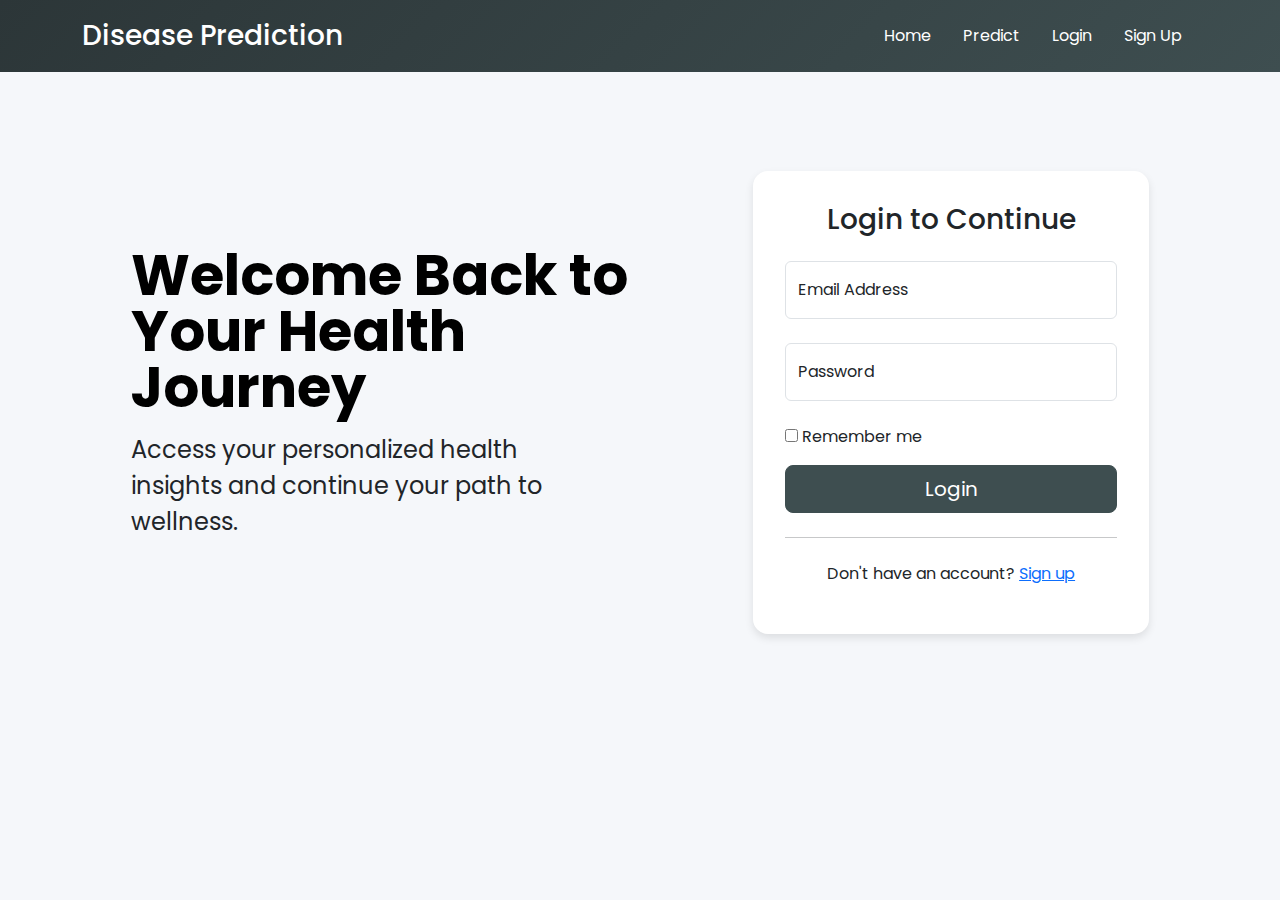
<file: MLP and TabNet/templates/login.html>
<!DOCTYPE html>
<html lang="en">

<head>
    <title>Disease Prediction - Login</title>
    <link href="https://cdn.jsdelivr.net/npm/bootstrap@5.3.0/dist/css/bootstrap.min.css" rel="stylesheet">
    <link href="https://fonts.googleapis.com/css2?family=Poppins:wght@300;400;600&display=swap" rel="stylesheet">
    <style>
        body {
            font-family: 'Poppins', sans-serif;
            background-color: #F5F7FA;
            padding-top: 75px;
        }

        .form-container {
            padding: 2rem;
            background-color: #ffffff;
            border-radius: 15px;
            box-shadow: 0 4px 8px rgba(0, 0, 0, 0.1);
        }

        .form-floating {
            margin-bottom: 1.5rem;
        }

        header {
            background: linear-gradient(135deg, #2C3638, #3E4E50);
        }

        .nav-link:hover {
            color: #17A2B8 !important;
        }

        .btn-primary {
            background-color: #3E4E50;
            border-color: #3E4E50;
        }

        .btn-primary:hover {
            background-color: #2C3638;
            border-color: #2C3638;
        }
    </style>
</head>

<body>
    <header class="p-3 text-white fixed-top">
        <div class="container d-flex justify-content-between align-items-center">
            <h3 class="m-0">Disease Prediction</h3>
            <nav>
                <ul class="nav">
                    <li><a href="/" class="nav-link px-3 text-white">Home</a></li>
                    <li><a href="/" class="nav-link px-3 text-white">Predict</a></li>
                    <li><a href="/login" class="nav-link px-3 text-white">Login</a></li>
                    <li><a href="/signup" class="nav-link px-3 text-white">Sign Up</a></li>
                </ul>
            </nav>
        </div>
    </header>

    <div class="container col-xl-10 col-xxl-8 px-4 py-5">
        <div class="row align-items-center g-lg-5 py-5">
            <div class="col-lg-7 text-center text-lg-start">
                <h1 class="display-4 fw-bold lh-1 text-body-emphasis mb-3">
                    Welcome Back to Your Health Journey
                </h1>
                <p class="col-lg-10 fs-4">
                    Access your personalized health insights and continue your path to wellness.
                </p>
            </div>
            <div class="col-md-10 mx-auto col-lg-5">
                <form class="form-container">
                    <h3 class="text-center mb-4">Login to Continue</h3>

                    <div class="form-floating">
                        <input type="email" class="form-control" id="floatingInput" placeholder="name@example.com">
                        <label for="floatingInput">Email Address</label>
                    </div>

                    <div class="form-floating">
                        <input type="password" class="form-control" id="floatingPassword" placeholder="Password">
                        <label for="floatingPassword">Password</label>
                    </div>

                    <div class="checkbox mb-3">
                        <label>
                            <input type="checkbox" value="remember-me"> Remember me
                        </label>
                    </div>

                    <button class="w-100 btn btn-lg btn-primary" type="submit">Login</button>

                    <hr class="my-4">
                    <p class="text-center">
                        Don't have an account? <a href="/signup">Sign up</a>
                    </p>

                </form>
            </div>
        </div>
    </div>
</body>

</html>
</file>
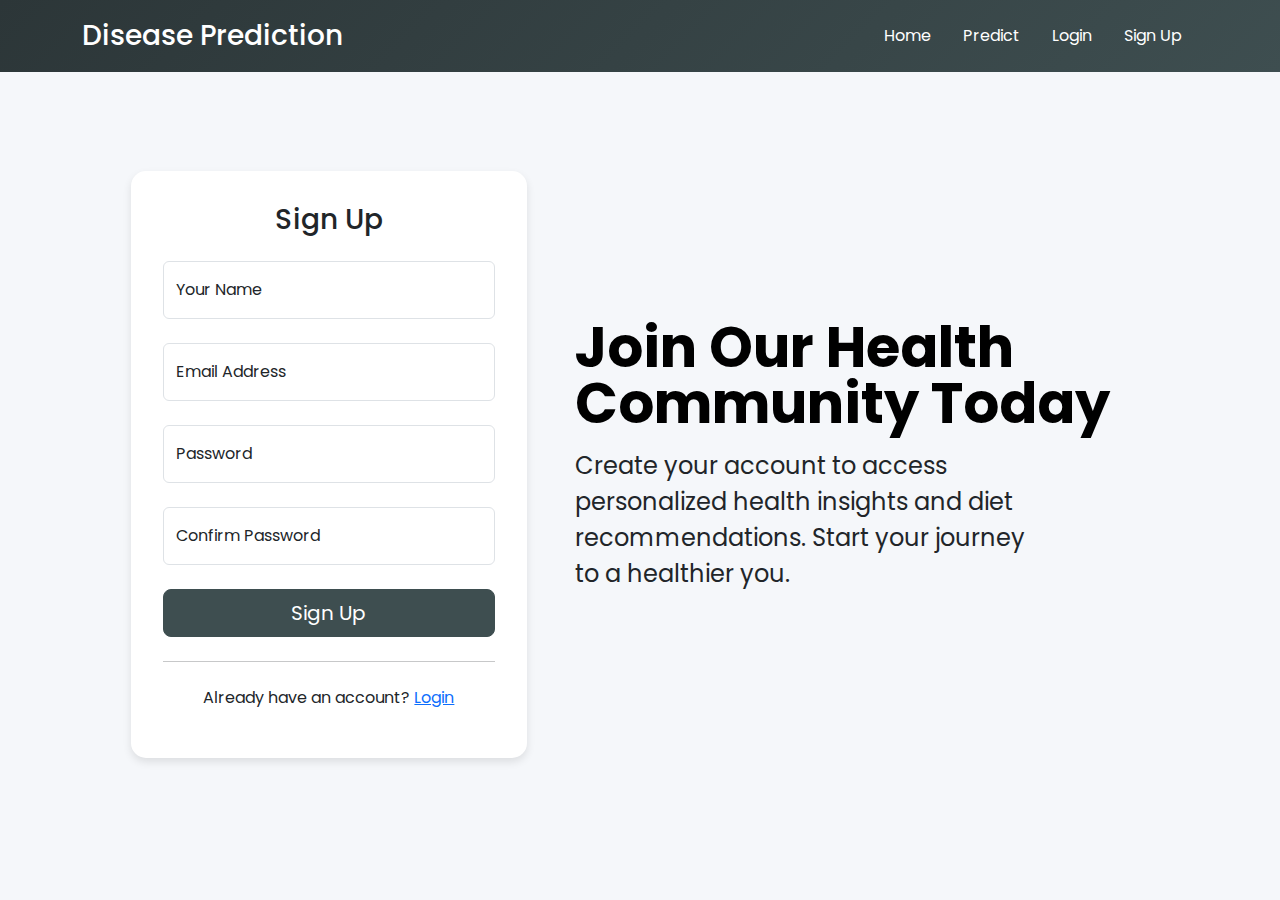
<file: MLP and TabNet/templates/signup.html>
<!DOCTYPE html>
<html lang="en">

<head>
    <title>Disease Prediction - Sign Up</title>
    <link href="https://cdn.jsdelivr.net/npm/bootstrap@5.3.0/dist/css/bootstrap.min.css" rel="stylesheet">
    <link href="https://fonts.googleapis.com/css2?family=Poppins:wght@300;400;600&display=swap" rel="stylesheet">
    <style>
        body {
            font-family: 'Poppins', sans-serif;
            background-color: #F5F7FA;
            padding-top: 75px;
        }

        .form-container {
            padding: 2rem;
            background-color: #ffffff;
            border-radius: 15px;
            box-shadow: 0 4px 8px rgba(0, 0, 0, 0.1);
        }

        .form-floating {
            margin-bottom: 1.5rem;
        }

        header {
            background: linear-gradient(135deg, #2C3638, #3E4E50);
        }

        .nav-link:hover {
            color: #17A2B8 !important;
        }

        .btn-primary {
            background-color: #3E4E50;
            border-color: #3E4E50;
        }

        .btn-primary:hover {
            background-color: #2C3638;
            border-color: #2C3638;
        }

    </style>
</head>

<body>
    <header class="p-3 text-white fixed-top">
        <div class="container d-flex justify-content-between align-items-center">
            <h3 class="m-0">Disease Prediction</h3>
            <nav>
                <ul class="nav">
                    <li><a href="/" class="nav-link px-3 text-white">Home</a></li>
                    <li><a href="/" class="nav-link px-3 text-white">Predict</a></li>
                    <li><a href="/login" class="nav-link px-3 text-white">Login</a></li>
                    <li><a href="/signup" class="nav-link px-3 text-white">Sign Up</a></li>
                </ul>
            </nav>
        </div>
    </header>

    <div class="container col-xl-10 col-xxl-8 px-4 py-5">
        <div class="row align-items-center g-lg-5 py-5">
            <div class="col-md-10 mx-auto col-lg-5">
                <form class="form-container">
                    <h3 class="text-center mb-4">Sign Up</h3>

                    <div class="form-floating">
                        <input type="text" class="form-control" id="floatingName" placeholder="Your Name">
                        <label for="floatingName">Your Name</label>
                    </div>

                    <div class="form-floating">
                        <input type="email" class="form-control" id="floatingInput" placeholder="name@example.com">
                        <label for="floatingInput">Email Address</label>
                    </div>

                    <div class="form-floating">
                        <input type="password" class="form-control" id="floatingPassword" placeholder="Password">
                        <label for="floatingPassword">Password</label>
                    </div>

                    <div class="form-floating">
                        <input type="password" class="form-control" id="floatingConfirmPassword"
                            placeholder="Confirm Password">
                        <label for="floatingConfirmPassword">Confirm Password</label>
                    </div>

                    <button class="w-100 btn btn-lg btn-primary" type="submit">Sign Up</button>

                    <hr class="my-4">
                    <p class="text-center">
                        Already have an account? <a href="/login">Login</a>
                    </p>

                </form>
            </div>
            <div class="col-lg-7 text-center text-lg-start">
                <h1 class="display-4 fw-bold lh-1 text-body-emphasis mb-3">
                    Join Our Health Community Today
                </h1>
                <p class="col-lg-10 fs-4">
                    Create your account to access personalized health insights and diet recommendations.
                    Start your journey to a healthier you.
                </p>
            </div>
        </div>
    </div>
</body>

</html>
</file>
